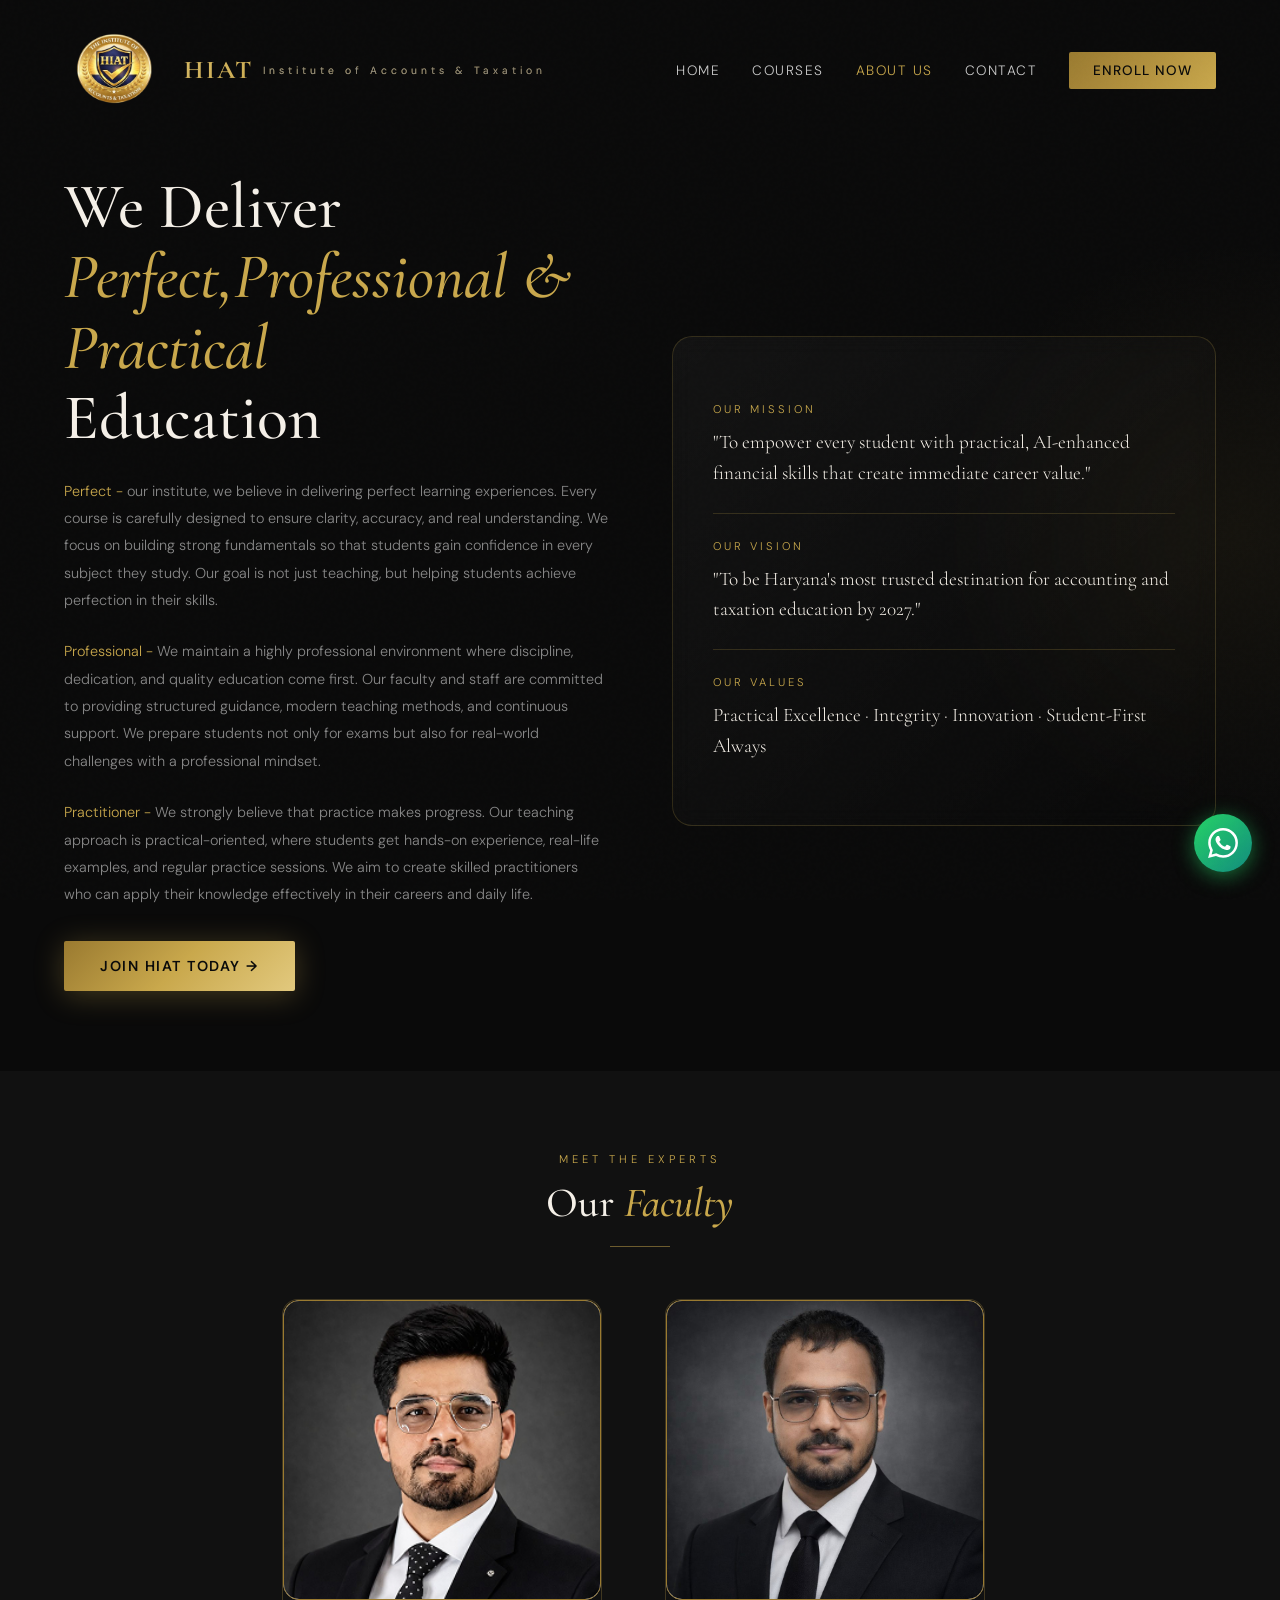
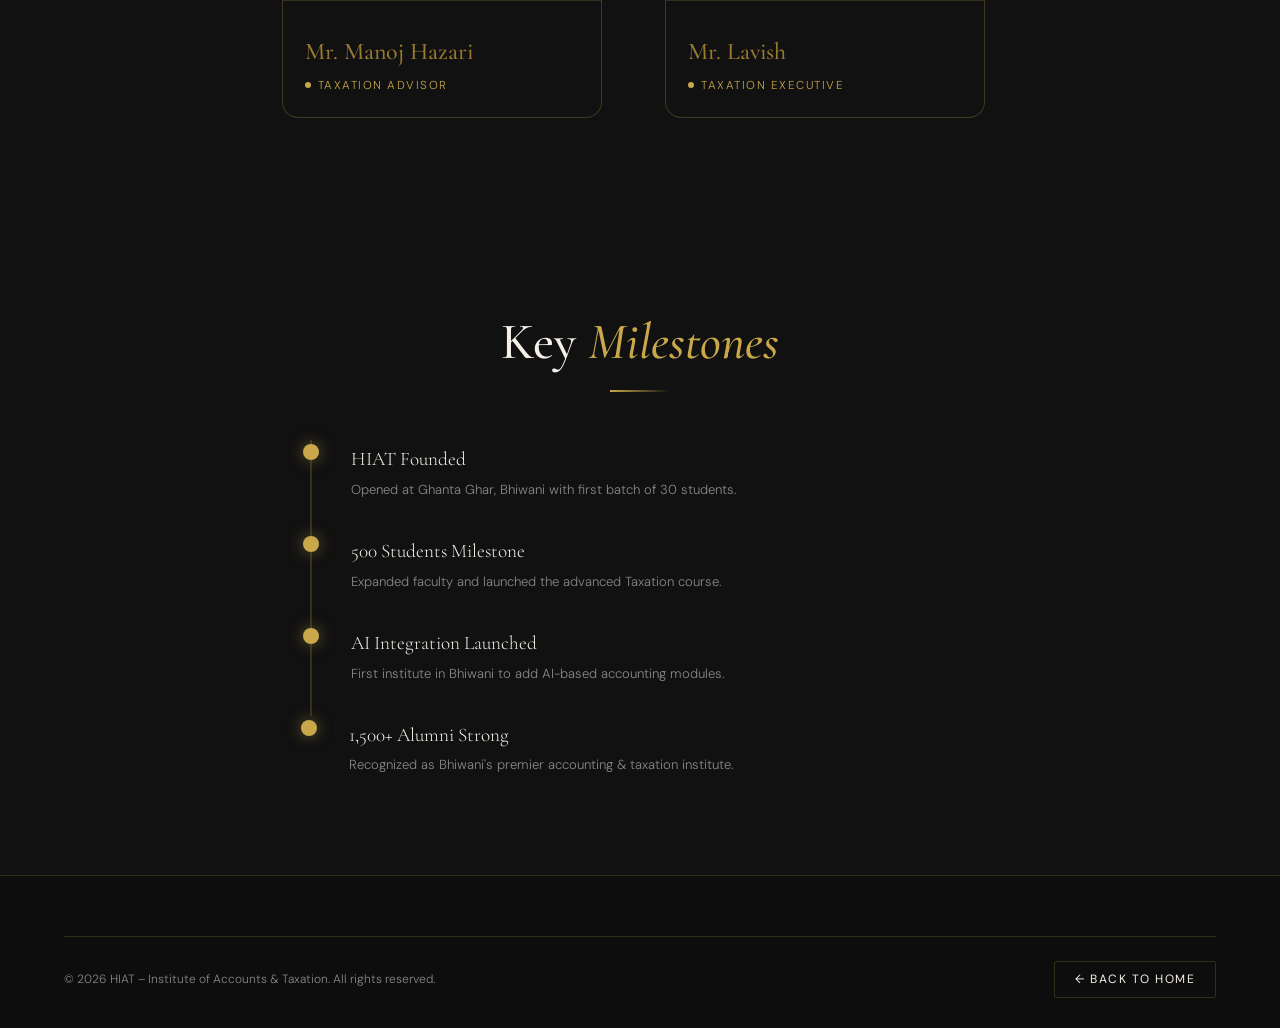
<file: about.html>
<!DOCTYPE html>
<html lang="en">
<head>
<meta charset="UTF-8">
<meta name="viewport" content="width=device-width, initial-scale=1.0">
<title>About Us | HIAT – Institute of Accounts & Taxation</title>
<meta name="description" content="Learn about HIAT – Bhiwani's premier accounting and taxation institute. Founded in 2019, trained 1500+ students.">
<link rel="preconnect" href="https://fonts.googleapis.com">
<link href="https://fonts.googleapis.com/css2?family=Cormorant+Garamond:wght@300;400;500;600;700&family=DM+Sans:wght@300;400;500;600&display=swap" rel="stylesheet">
<link rel="stylesheet" href="css/style.css">
</head>
<body data-page="about">
<div class="nav-overlay" id="navOverlay" aria-hidden="true"></div>

<!-- ─── NAVBAR ─── -->
<nav id="navbar" aria-label="Main navigation">
  <a class="logo" href="index.html">
  <img src="image/hiet_logo-removebg-preview.png" alt="HIAT Logo" class="nav-logo-img">
    HIAT
    <span>Institute of Accounts & Taxation</span>
  </a>
  <ul class="nav-links" id="navLinks">
    <li><a href="index.html" id="nav-home">Home</a></li>
    <li><a href="courses.html" id="nav-courses">Courses</a></li>
    <li><a href="about.html" id="nav-about">About Us</a></li>
    <li><a href="contact.html" id="nav-contact">Contact</a></li>
    <li><a href="#" onclick="openEnroll();return false;" class="nav-cta">Enroll Now</a></li>
  </ul>
  <button type="button" class="hamburger" id="hamburger" onclick="toggleMenu()" aria-label="Open menu" aria-expanded="false" aria-controls="navLinks">
    <span></span><span></span><span></span>
  </button>
</nav>
<!-- ═══════════════════ ABOUT PAGE ═══════════════════ -->
<div class="about-hero">
  <div class="section-label"></div>
  <div class="about-grid">
    <div class="about-text-block">
      <h1>We Deliver<br><em class="gold">Perfect,Professional & Practical</em><br>Education</h1>
      <p class="about-para"> <span class="gold1">Perfect - </span> our institute, we believe in delivering perfect learning experiences. Every course is carefully designed to ensure clarity, accuracy, and real understanding. We focus on building strong fundamentals so that students gain confidence in every subject they study. Our goal is not just teaching, but helping students achieve perfection in their skills.</p>
      <p class="about-para"> <span class="gold1">Professional - </span> We maintain a highly professional environment where discipline, dedication, and quality education come first. Our faculty and staff are committed to providing structured guidance, modern teaching methods, and continuous support. We prepare students not only for exams but also for real-world challenges with a professional mindset.</p>
      <p class="about-para"> <span class="gold1">Practitioner - </span> We strongly believe that practice makes progress. Our teaching approach is practical-oriented, where students get hands-on experience, real-life examples, and regular practice sessions. We aim to create skilled practitioners who can apply their knowledge effectively in their careers and daily life.</p>
      <div style="margin-top:2rem;" class="reveal">
        <button class="btn-primary" onclick="openEnroll()">Join HIAT Today →</button>
      </div>
    </div>
    <div class="about-visual-block reveal">
      <div class="mv-item">
        <div class="mv-label">Our Mission</div>
        <div class="mv-text">"To empower every student with practical, AI-enhanced financial skills that create immediate career value."</div>
      </div>
      <div class="mv-item">
        <div class="mv-label">Our Vision</div>
        <div class="mv-text">"To be Haryana's most trusted destination for accounting and taxation education by 2027."</div>
      </div>
      <div class="mv-item">
        <div class="mv-label">Our Values</div>
        <div class="mv-text">Practical Excellence · Integrity · Innovation · Student-First Always</div>
      </div>
    </div>
  </div>
</div>


<!-- Team -->
<!-- Team -->
<section class="team-section-wrap">
  <div class="section-eyebrow">Meet the Experts</div>
  <h2 class="team-section-title">Our <em class="gold">Faculty</em></h2>
  <div class="team-divider"></div>
  <div class="team-grid">


    <div class="team-card">
      <div class="team-img-wrap">
        <img src="image/new_ca_34.png" alt="Mr. Manoj Hazari">
        <div class="team-overlay">
          <p>Mr. Manoj Hazari is a Taxation Advisor with 15+ years of experience in GST, Income Tax, and NGO/Trust matters, based in Bhiwani.</p>
        </div>
      </div>
      <div class="tc-info">
        <div class="tc-name">Mr. Manoj Hazari</div>
        <div class="tc-role"><span class="gold-dot"></span>Taxation Advisor</div>
      </div>
    </div>

    <div class="team-card">
      <div class="team-img-wrap">
        <img src="image/New_ca_2.jpeg" alt="Mr. Lavish">
        <div class="team-overlay">
          <p>Mr. Lavish is an experienced Taxation Executive with 8+ years of expertise in GST, Income Tax compliance, and reconciliation.</p>
        </div>
      </div>
      <div class="tc-info">
        <div class="tc-name">Mr. Lavish</div>
        <div class="tc-role"><span class="gold-dot"></span>Taxation Executive</div>
      </div>
    </div>

    

  </div>
</section>
<!-- Milestones -->
<section class="section" style="background:var(--dark);">
  <div class="section-label reveal" style="text-align:center;"></div>
  <h2 class="section-title reveal" style="text-align:center;">Key <em class="gold">Milestones</em></h2>
  <div class="divider center reveal"></div>
  <div style="max-width:700px;margin:3rem auto 0;">
    <div style="display:flex;flex-direction:column;gap:0;" class="reveal">
      <div style="display:flex;gap:2rem;align-items:flex-start;padding-bottom:2rem;border-left:2px solid var(--glass-border);margin-left:20px;padding-left:2rem;">
        <div style="min-width:16px;height:16px;border-radius:50%;background:var(--gold);margin-left:-2.55rem;margin-top:4px;box-shadow:0 0 15px rgba(201,168,76,0.5);"></div>
        <div>
          <div style="font-size:0.7rem;color:var(--gold);letter-spacing:2px;margin-bottom:4px;"></div>
          <div style="font-family:'Cormorant Garamond',serif;font-size:1.2rem;color:var(--white);">HIAT Founded</div>
          <p style="font-size:0.82rem;color:var(--gray);margin-top:4px;">Opened at Ghanta Ghar, Bhiwani with first batch of 30 students.</p>
        </div>
      </div>
      <div style="display:flex;gap:2rem;align-items:flex-start;padding-bottom:2rem;border-left:2px solid var(--glass-border);margin-left:20px;padding-left:2rem;">
        <div style="min-width:16px;height:16px;border-radius:50%;background:var(--gold);margin-left:-2.55rem;margin-top:4px;box-shadow:0 0 15px rgba(201,168,76,0.5);"></div>
        <div>
          <div style="font-size:0.7rem;color:var(--gold);letter-spacing:2px;margin-bottom:4px;"></div>
          <div style="font-family:'Cormorant Garamond',serif;font-size:1.2rem;color:var(--white);">500 Students Milestone</div>
          <p style="font-size:0.82rem;color:var(--gray);margin-top:4px;">Expanded faculty and launched the advanced Taxation course.</p>
        </div>
      </div>
      <div style="display:flex;gap:2rem;align-items:flex-start;padding-bottom:2rem;border-left:2px solid var(--glass-border);margin-left:20px;padding-left:2rem;">
        <div style="min-width:16px;height:16px;border-radius:50%;background:var(--gold);margin-left:-2.55rem;margin-top:4px;box-shadow:0 0 15px rgba(201,168,76,0.5);"></div>
        <div>
          <div style="font-size:0.7rem;color:var(--gold);letter-spacing:2px;margin-bottom:4px;"></div>
          <div style="font-family:'Cormorant Garamond',serif;font-size:1.2rem;color:var(--white);">AI Integration Launched</div>
          <p style="font-size:0.82rem;color:var(--gray);margin-top:4px;">First institute in Bhiwani to add AI-based accounting modules.</p>
        </div>
      </div>
      <div style="display:flex;gap:2rem;align-items:flex-start;padding-left:2rem;margin-left:20px;">
        <div style="min-width:16px;height:16px;border-radius:50%;background:var(--gold);margin-left:-2.55rem;margin-top:4px;box-shadow:0 0 15px rgba(201,168,76,0.5);"></div>
        <div>
          <div style="font-size:0.7rem;color:var(--gold);letter-spacing:2px;margin-bottom:4px;"></div>
          <div style="font-family:'Cormorant Garamond',serif;font-size:1.2rem;color:var(--white);">1,500+ Alumni Strong</div>
          <p style="font-size:0.82rem;color:var(--gray);margin-top:4px;">Recognized as Bhiwani's premier accounting & taxation institute.</p>
        </div>
      </div>
    </div>
  </div>
</section>

<footer>
  <div class="footer-bottom" style="border-top:1px solid var(--glass-border);padding-top:24px;display:flex;justify-content:space-between;flex-wrap:wrap;gap:10px;">
    <p>© 2026 HIAT – Institute of Accounts & Taxation. All rights reserved.</p>
    <a class="btn-secondary" style="font-size:0.75rem;padding:8px 20px;" href="index.html">← Back to Home</a>
  </div>
</footer>

<!-- ─── FLOATING WHATSAPP ─── -->
<div class="wa-float" onclick="openWhatsApp()" title="Chat on WhatsApp">
  <svg viewBox="0 0 24 24"><path d="M17.472 14.382c-.297-.149-1.758-.867-2.03-.967-.273-.099-.471-.148-.67.15-.197.297-.767.966-.94 1.164-.173.199-.347.223-.644.075-.297-.15-1.255-.463-2.39-1.475-.883-.788-1.48-1.761-1.653-2.059-.173-.297-.018-.458.13-.606.134-.133.298-.347.446-.52.149-.174.198-.298.298-.497.099-.198.05-.371-.025-.52-.075-.149-.669-1.612-.916-2.207-.242-.579-.487-.5-.669-.51-.173-.008-.371-.01-.57-.01-.198 0-.52.074-.792.372-.272.297-1.04 1.016-1.04 2.479 0 1.462 1.065 2.875 1.213 3.074.149.198 2.096 3.2 5.077 4.487.709.306 1.262.489 1.694.625.712.227 1.36.195 1.871.118.571-.085 1.758-.719 2.006-1.413.248-.694.248-1.289.173-1.413-.074-.124-.272-.198-.57-.347m-5.421 7.403h-.004a9.87 9.87 0 01-5.031-1.378l-.361-.214-3.741.982.998-3.648-.235-.374a9.86 9.86 0 01-1.51-5.26c.001-5.45 4.436-9.884 9.888-9.884 2.64 0 5.122 1.03 6.988 2.898a9.825 9.825 0 012.893 6.994c-.003 5.45-4.437 9.884-9.885 9.884m8.413-18.297A11.815 11.815 0 0012.05 0C5.495 0 .16 5.335.157 11.892c0 2.096.547 4.142 1.588 5.945L.057 24l6.305-1.654a11.882 11.882 0 005.683 1.448h.005c6.554 0 11.89-5.335 11.893-11.893a11.821 11.821 0 00-3.48-8.413Z"/></svg>
</div>

<!-- WA Popup -->
<div class="wa-popup" id="waPopup">
  <button class="wp-close" onclick="document.getElementById('waPopup').classList.remove('show')">×</button>
  <div class="wp-head">
    <div class="wp-avatar">🎓</div>
    <div>
      <div class="wp-name">HIAT Institute</div>
      <div class="wp-status">● Online now</div>
    </div>
  </div>
  <p class="wp-msg">👋 Hi! Interested in our Accounting & Taxation courses? Chat with us now!</p>
  <button class="wp-btn" onclick="openWhatsApp()">💬 Start Chat</button>
</div>

<!-- Enroll Popup -->
<div class="popup-overlay" id="enrollPopup">
  <div class="popup-box">
    <button class="popup-close" onclick="closeEnroll()">×</button>
    <div class="popup-title">Enroll at <em class="gold">HIAT</em></div>
    <p class="popup-sub">Fill in your details and we'll contact you within 24 hours.</p>
    <div class="form-row">
      <div class="form-group">
        <label>Full Name *</label>
        <input type="text" placeholder="Your full name" id="ep-name">
      </div>
      <div class="form-group">
        <label>Phone *</label>
        <input type="tel" placeholder="+91 XXXXX XXXXX" id="ep-phone">
      </div>
    </div>
    <div class="form-group">
      <label>Course Interested In</label>
      <select id="ep-course">
        <option value="">Select a course...</option>
        <option>Basics of Computer</option>
        <option>Tally with GST</option>
        <option>Practical Accounting</option>
        <option>Income Tax, TDS & GST</option>
        <option>Taxation Course</option>
        <option>AI in Accounting</option>
      </select>
    </div>
    <div class="form-group">
      <label>Preferred Batch Time</label>
      <select id="ep-batch">
        <option>Morning (8 AM – 10 AM)</option>
        <option>Afternoon (12 PM – 2 PM)</option>
      </select>
    </div>
    <button class="btn-primary" style="width:100%;margin-top:8px;" onclick="submitEnroll()">Submit Enrollment →</button>
  </div>
</div>

<!-- Toast -->
<!-- <div class="toast" id="toast"></div> -->

<script src="javascript/script.js"></script>
</body>
</html>
</file>
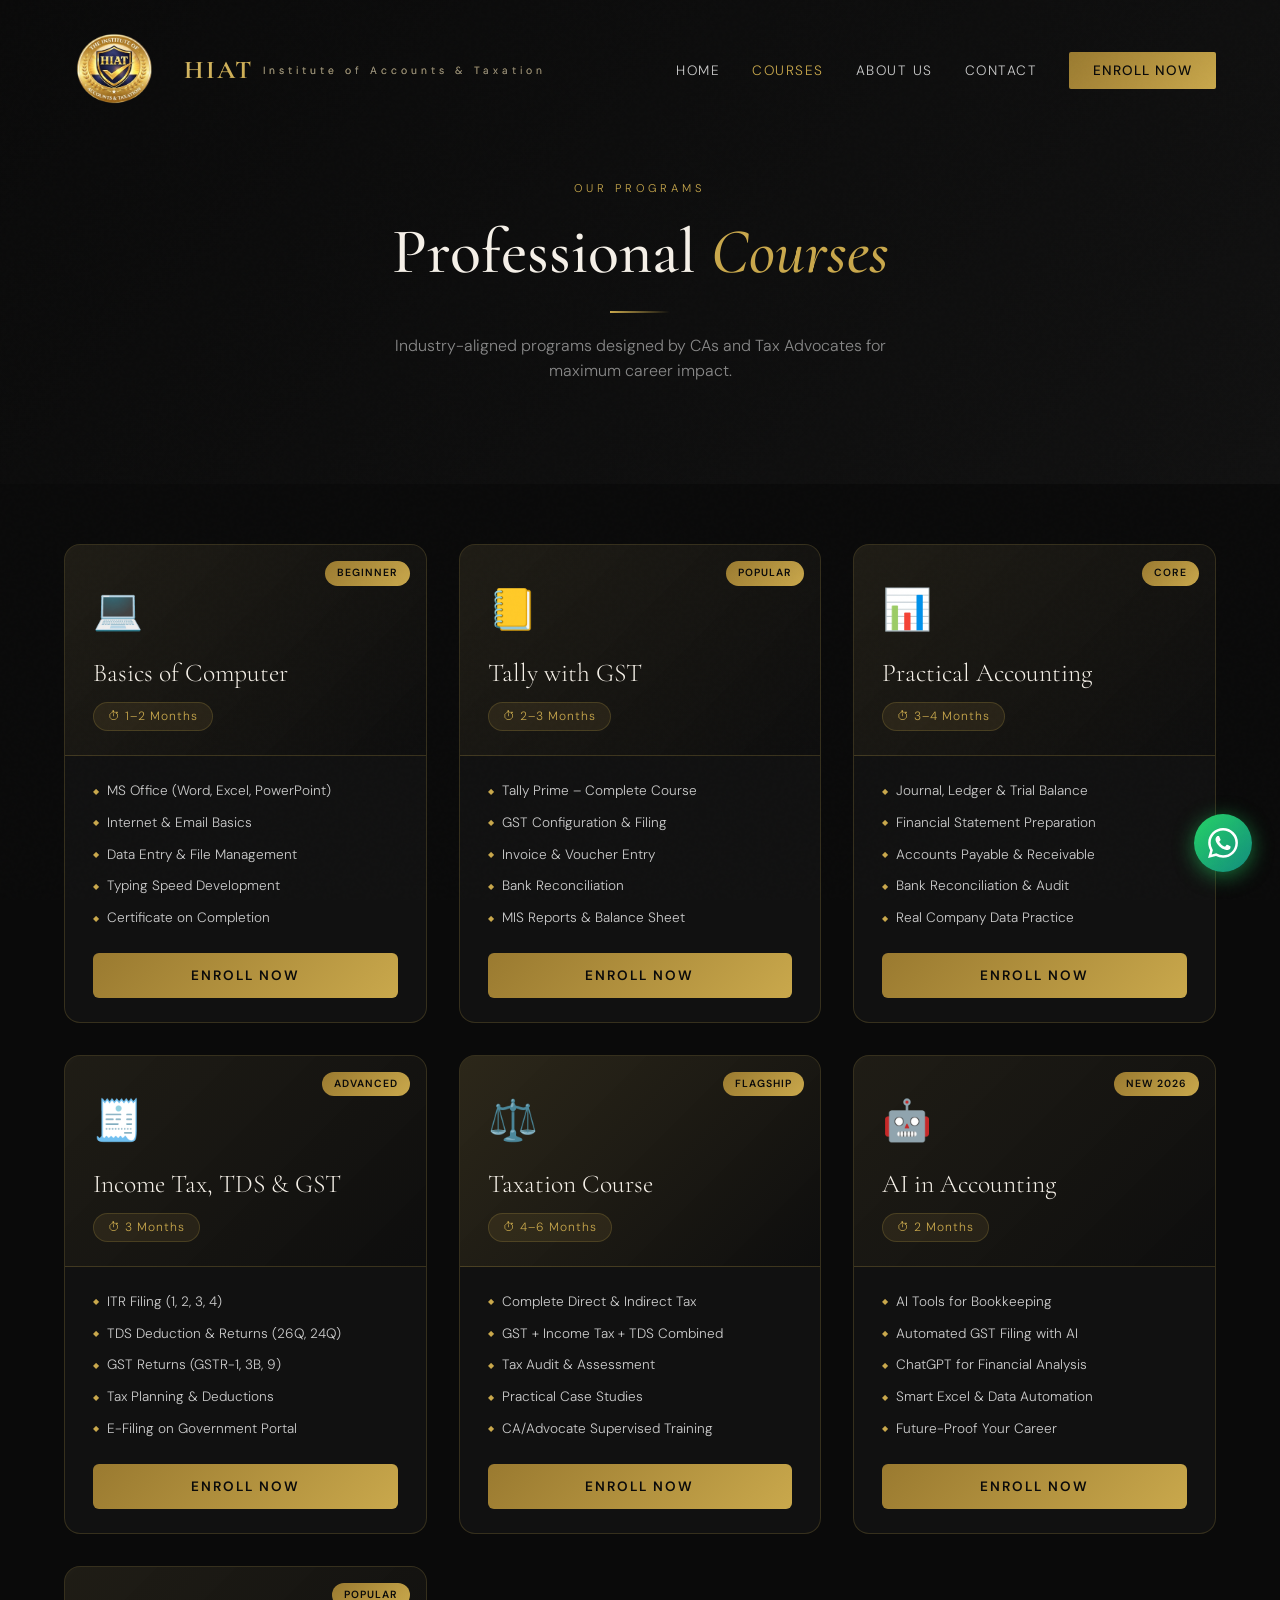
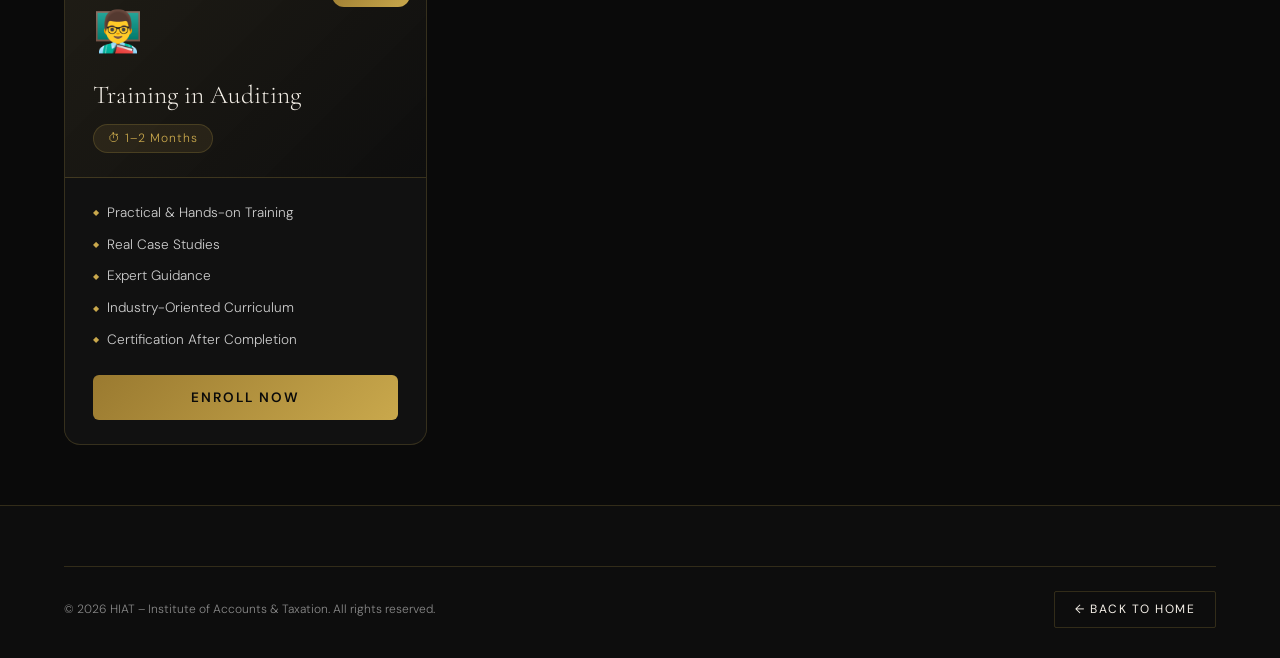
<file: courses.html>
<!DOCTYPE html>
<html lang="en">
<head>
<meta charset="UTF-8">
<meta name="viewport" content="width=device-width, initial-scale=1.0">
<title>Courses | HIAT – Institute of Accounts & Taxation</title>
<meta name="description" content="Explore professional accounting and taxation courses at HIAT Bhiwani — Tally, GST, Income Tax, AI in Accounting, and more.">
<link rel="preconnect" href="https://fonts.googleapis.com">
<link href="https://fonts.googleapis.com/css2?family=Cormorant+Garamond:wght@300;400;500;600;700&family=DM+Sans:wght@300;400;500;600&display=swap" rel="stylesheet">
<link rel="stylesheet" href="css/style.css">
</head>
<body data-page="courses">
<div class="nav-overlay" id="navOverlay" aria-hidden="true"></div>

<!-- ─── NAVBAR ─── -->
<nav id="navbar" aria-label="Main navigation">
  <a class="logo" href="index.html">
  <img src="image/hiet_logo-removebg-preview.png" alt="HIAT Logo" class="nav-logo-img">

    HIAT
    <span>Institute of Accounts & Taxation</span>
  </a>
  <ul class="nav-links" id="navLinks">
    <li><a href="index.html" id="nav-home">Home</a></li>
    <li><a href="courses.html" id="nav-courses">Courses</a></li>
    <li><a href="about.html" id="nav-about">About Us</a></li>
    <li><a href="contact.html" id="nav-contact">Contact</a></li>
    <li><a href="#" onclick="openEnroll();return false;" class="nav-cta">Enroll Now</a></li>
  </ul>
  <button type="button" class="hamburger" id="hamburger" onclick="toggleMenu()" aria-label="Open menu" aria-expanded="false" aria-controls="navLinks">
    <span></span><span></span><span></span>
  </button>
</nav>

<!-- ═══════════════════ COURSES PAGE ═══════════════════ -->
<div class="courses-hero">
  <div class="section-label">Our Programs</div>
  <h1 style="font-size:clamp(2.5rem,5vw,4.5rem);">Professional <em class="gold">Courses</em></h1>
  <div class="divider center"></div>
  <p style="font-size:1rem;color:var(--gray);max-width:500px;margin:0 auto;">Industry-aligned programs designed by CAs and Tax Advocates for maximum career impact.</p>
</div>
<div class="courses-full-grid">
  <div class="course-card-full reveal tilt">
    <span class="cc-badge">Beginner</span>
    <div class="cc-header">
      <div class="cc-icon">💻</div>
      <div class="cc-name">Basics of Computer</div>
      <span class="cc-duration">⏱ 1–2 Months</span>
    </div>
    <div class="cc-body">
      <ul class="cc-features">
        <li>MS Office (Word, Excel, PowerPoint)</li>
        <li>Internet & Email Basics</li>
        <li>Data Entry & File Management</li>
        <li>Typing Speed Development</li>
        <li>Certificate on Completion</li>
      </ul>
      <button class="cc-enroll" onclick="openEnroll()">Enroll Now</button>
    </div>
  </div>
  <div class="course-card-full reveal reveal-delay-1 tilt">
    <span class="cc-badge">Popular</span>
    <div class="cc-header">
      <div class="cc-icon">📒</div>
      <div class="cc-name">Tally with GST</div>
      <span class="cc-duration">⏱ 2–3 Months</span>
    </div>
    <div class="cc-body">
      <ul class="cc-features">
        <li>Tally Prime – Complete Course</li>
        <li>GST Configuration & Filing</li>
        <li>Invoice & Voucher Entry</li>
        <li>Bank Reconciliation</li>
        <li>MIS Reports & Balance Sheet</li>
      </ul>
      <button class="cc-enroll" onclick="openEnroll()">Enroll Now</button>
    </div>
  </div>
  <div class="course-card-full reveal reveal-delay-2 tilt">
    <span class="cc-badge">Core</span>
    <div class="cc-header">
      <div class="cc-icon">📊</div>
      <div class="cc-name">Practical Accounting</div>
      <span class="cc-duration">⏱ 3–4 Months</span>
    </div>
    <div class="cc-body">
      <ul class="cc-features">
        <li>Journal, Ledger & Trial Balance</li>
        <li>Financial Statement Preparation</li>
        <li>Accounts Payable & Receivable</li>
        <li>Bank Reconciliation & Audit</li>
        <li>Real Company Data Practice</li>
      </ul>
      <button class="cc-enroll" onclick="openEnroll()">Enroll Now</button>
    </div>
  </div>
  <div class="course-card-full reveal tilt">
    <span class="cc-badge">Advanced</span>
    <div class="cc-header">
      <div class="cc-icon">🧾</div>
      <div class="cc-name">Income Tax, TDS & GST</div>
      <span class="cc-duration">⏱ 3 Months</span>
    </div>
    <div class="cc-body">
      <ul class="cc-features">
        <li>ITR Filing (1, 2, 3, 4)</li>
        <li>TDS Deduction & Returns (26Q, 24Q)</li>
        <li>GST Returns (GSTR-1, 3B, 9)</li>
        <li>Tax Planning & Deductions</li>
        <li>E-Filing on Government Portal</li>
      </ul>
      <button class="cc-enroll" onclick="openEnroll()">Enroll Now</button>
    </div>
  </div>
  <div class="course-card-full reveal reveal-delay-1 tilt">
    <span class="cc-badge">Flagship</span>
    <div class="cc-header" style="background:linear-gradient(135deg,rgba(201,168,76,0.15),rgba(10,10,10,0.5));">
      <div class="cc-icon">⚖️</div>
      <div class="cc-name">Taxation Course</div>
      <span class="cc-duration">⏱ 4–6 Months</span>
    </div>
    <div class="cc-body">
      <ul class="cc-features">
        <li>Complete Direct & Indirect Tax</li>
        <li>GST + Income Tax + TDS Combined</li>
        <li>Tax Audit & Assessment</li>
        <li>Practical Case Studies</li>
        <li>CA/Advocate Supervised Training</li>
      </ul>
      <button class="cc-enroll" onclick="openEnroll()">Enroll Now</button>
    </div>
  </div>
  <div class="course-card-full reveal reveal-delay-2 tilt">
    <span class="cc-badge">New 2026</span>
    <div class="cc-header">
      <div class="cc-icon">🤖</div>
      <div class="cc-name">AI in Accounting</div>
      <span class="cc-duration">⏱ 2 Months</span>
    </div>
    <div class="cc-body">
      <ul class="cc-features">
        <li>AI Tools for Bookkeeping</li>
        <li>Automated GST Filing with AI</li>
        <li>ChatGPT for Financial Analysis</li>
        <li>Smart Excel & Data Automation</li>
        <li>Future-Proof Your Career</li>
      </ul>
      <button class="cc-enroll" onclick="openEnroll()">Enroll Now</button>
    </div>
  </div>
    <div class="course-card-full reveal reveal-delay-1 tilt">
    <span class="cc-badge">Popular</span>
    <div class="cc-header">
      <div class="cc-icon">👨‍🏫</div>
      <div class="cc-name">Training in Auditing</div>
      <span class="cc-duration">⏱ 1–2 Months</span>
    </div>
    <div class="cc-body">
      <ul class="cc-features">
        <li>Practical & Hands-on Training</li>
        <li>Real Case Studies</li>
        <li>Expert Guidance</li>
        <li>Industry-Oriented Curriculum</li>
        <li>Certification After Completion</li>
      </ul>
      <button class="cc-enroll" onclick="openEnroll()">Enroll Now</button>
    </div>
  </div>
</div>

<footer>
  <div class="footer-bottom" style="border-top:1px solid var(--glass-border);padding-top:24px;display:flex;justify-content:space-between;flex-wrap:wrap;gap:10px;">
    <p>© 2026 HIAT – Institute of Accounts & Taxation. All rights reserved.</p>
    <a class="btn-secondary" style="font-size:0.75rem;padding:8px 20px;" href="index.html">← Back to Home</a>
  </div>
</footer>

<!-- ─── FLOATING WHATSAPP ─── -->
<div class="wa-float" onclick="openWhatsApp()" title="Chat on WhatsApp">
  <svg viewBox="0 0 24 24"><path d="M17.472 14.382c-.297-.149-1.758-.867-2.03-.967-.273-.099-.471-.148-.67.15-.197.297-.767.966-.94 1.164-.173.199-.347.223-.644.075-.297-.15-1.255-.463-2.39-1.475-.883-.788-1.48-1.761-1.653-2.059-.173-.297-.018-.458.13-.606.134-.133.298-.347.446-.52.149-.174.198-.298.298-.497.099-.198.05-.371-.025-.52-.075-.149-.669-1.612-.916-2.207-.242-.579-.487-.5-.669-.51-.173-.008-.371-.01-.57-.01-.198 0-.52.074-.792.372-.272.297-1.04 1.016-1.04 2.479 0 1.462 1.065 2.875 1.213 3.074.149.198 2.096 3.2 5.077 4.487.709.306 1.262.489 1.694.625.712.227 1.36.195 1.871.118.571-.085 1.758-.719 2.006-1.413.248-.694.248-1.289.173-1.413-.074-.124-.272-.198-.57-.347m-5.421 7.403h-.004a9.87 9.87 0 01-5.031-1.378l-.361-.214-3.741.982.998-3.648-.235-.374a9.86 9.86 0 01-1.51-5.26c.001-5.45 4.436-9.884 9.888-9.884 2.64 0 5.122 1.03 6.988 2.898a9.825 9.825 0 012.893 6.994c-.003 5.45-4.437 9.884-9.885 9.884m8.413-18.297A11.815 11.815 0 0012.05 0C5.495 0 .16 5.335.157 11.892c0 2.096.547 4.142 1.588 5.945L.057 24l6.305-1.654a11.882 11.882 0 005.683 1.448h.005c6.554 0 11.89-5.335 11.893-11.893a11.821 11.821 0 00-3.48-8.413Z"/></svg>
</div>

<!-- WA Popup -->
<div class="wa-popup" id="waPopup">
  <button class="wp-close" onclick="document.getElementById('waPopup').classList.remove('show')">×</button>
  <div class="wp-head">
    <div class="wp-avatar">🎓</div>
    <div>
      <div class="wp-name">HIAT Institute</div>
      <div class="wp-status">● Online now</div>
    </div>
  </div>
  <p class="wp-msg">👋 Hi! Interested in our Accounting & Taxation courses? Chat with us now!</p>
  <button class="wp-btn" onclick="openWhatsApp()">💬 Start Chat</button>
</div>

<!-- Enroll Popup -->
<div class="popup-overlay" id="enrollPopup">
  <div class="popup-box">
    <button class="popup-close" onclick="closeEnroll()">×</button>
    <div class="popup-title">Enroll at <em class="gold">HIAT</em></div>
    <p class="popup-sub">Fill in your details and we'll contact you within 24 hours.</p>
    <div class="form-row">
      <div class="form-group">
        <label>Full Name *</label>
        <input type="text" placeholder="Your full name" id="ep-name">
      </div>
      <div class="form-group">
        <label>Phone *</label>
        <input type="tel" placeholder="+91 XXXXX XXXXX" id="ep-phone">
      </div>
    </div>
    <div class="form-group">
      <label>Course Interested In</label>
      <select id="ep-course">
        <option value="">Select a course...</option>
        <option>Basics of Computer</option>
        <option>Tally with GST</option>
        <option>Practical Accounting</option>
        <option>Income Tax, TDS & GST</option>
        <option>Taxation Course</option>
        <option>AI in Accounting</option>
      </select>
    </div>
    <div class="form-group">
      <label>Preferred Batch Time</label>
      <select id="ep-batch">
        <option>Morning (8 AM – 10 AM)</option>
        <option>Afternoon (12 PM – 2 PM)</option>
        <option>Evening (6 PM – 8 PM)</option>
        <option>Weekend Batch</option>
      </select>
    </div>
    <button class="btn-primary" style="width:100%;margin-top:8px;" onclick="submitEnroll()">Submit Enrollment →</button>
  </div>
</div>

<!-- Toast -->
<!-- <div class="toast" id="toast"></div> -->

<script src="javascript/script.js"></script>

</body>
</html>
</file>
<file: css/style.css>
:root {
  --black: #0a0a0a;
  --dark: #111111;
  --darker: #0d0d0d;
  --gold: #c9a84c;
  --gold-light: #e2c97e;
  --gold-dark: #9a7a30;
  --white: #f5f0e8;
  --white-pure: #ffffff;
  --gray: #888;
  --gray-light: #ccc;
  --glass: rgba(255,255,255,0.04);
  --glass-border: rgba(201,168,76,0.2);
  --shadow-gold: 0 0 40px rgba(201,168,76,0.15);
}

*{margin:0;padding:0;box-sizing:border-box;}

::-webkit-scrollbar{width:6px;}
::-webkit-scrollbar-track{background:#0a0a0a;}
::-webkit-scrollbar-thumb{background:linear-gradient(var(--gold-dark),var(--gold));border-radius:3px;}

html{scroll-behavior:smooth;}

body{
  background:var(--black);
  color:var(--white);
  font-family:'DM Sans',sans-serif;
  font-weight:300;
  line-height:1.6;
  overflow-x:hidden;
}

/* ─── NOISE TEXTURE OVERLAY ─── */
body::before{
  content:'';position:fixed;inset:0;
  background-image:url("data:image/svg+xml,%3Csvg viewBox='0 0 256 256' xmlns='http://www.w3.org/2000/svg'%3E%3Cfilter id='n'%3E%3CfeTurbulence type='fractalNoise' baseFrequency='0.9' numOctaves='4' stitchTiles='stitch'/%3E%3C/filter%3E%3Crect width='100%25' height='100%25' filter='url(%23n)' opacity='0.03'/%3E%3C/svg%3E");
  pointer-events:none;z-index:9999;opacity:0.4;
}

/* ─── TYPOGRAPHY ─── */
h1,h2,h3,h4{font-family:'Cormorant Garamond',serif;font-weight:500;line-height:1.1;}
.gold{color:var(--gold);}
.serif{font-family:'Cormorant Garamond',serif;}

/* ─── NAVBAR ─── */
nav{
  position:fixed;top:0;left:0;right:0;z-index:1000;
  padding:20px 5%;
  display:flex;align-items:center;justify-content:space-between;
  transition:all 0.4s ease;
  border-bottom:1px solid transparent;
}
nav.scrolled{
  background:rgba(10,10,10,0.92);
  backdrop-filter:blur(20px);
  border-bottom-color:var(--glass-border);
  padding:14px 5%;
}
/* Logo image */
.nav-logo-img {
  width: 100px;
  height: 100px;
  object-fit: contain;
  border-radius: 50%;
  margin-right: 10px;
  vertical-align: middle;
}

/* Logo text alignment fix */
.logo {
  display: flex !important;
  align-items: center !important;
  gap: 10px;
}

.logo span {
  display: block;
}
.logo{
  font-family:'Cormorant Garamond',serif;
  font-size:1.6rem;font-weight:700;
  letter-spacing:2px;
  background:linear-gradient(135deg,var(--gold-light),var(--gold),var(--gold-dark));
  -webkit-background-clip:text;-webkit-text-fill-color:transparent;
  text-decoration:none;
}
.logo span{font-size:0.65rem;display:block;letter-spacing:4px;font-weight:300;
  font-family:'DM Sans',sans-serif;margin-top:2px;
  -webkit-text-fill-color:var(--gray);}
.nav-links{display:flex;gap:2rem;list-style:none;}
.nav-links a{
  color:var(--gray-light);text-decoration:none;
  font-size:0.85rem;letter-spacing:1.5px;text-transform:uppercase;
  transition:color 0.3s;cursor:pointer;
}
.nav-links a:hover,.nav-links a.active{color:var(--gold);}
.nav-cta{
  background:linear-gradient(135deg,var(--gold-dark),var(--gold));
  color:var(--black)!important;
  padding:10px 24px;border-radius:2px;
  font-weight:500!important;letter-spacing:1px!important;
}
.nav-cta:hover{box-shadow:0 0 30px rgba(201,168,76,0.4)!important;}
/* Mobile menu backdrop (below nav bar, above page) */
.nav-overlay{
  position:fixed;inset:0;z-index:998;
  background:rgba(5,5,5,0.72);
  backdrop-filter:blur(6px);-webkit-backdrop-filter:blur(6px);
  opacity:0;visibility:hidden;pointer-events:none;
  transition:opacity 0.35s ease,visibility 0.35s ease;
}
body.nav-menu-open .nav-overlay{
  opacity:1;visibility:visible;pointer-events:auto;
}
.hamburger{
  display:none;flex-direction:column;justify-content:center;align-items:center;
  gap:6px;cursor:pointer;z-index:1003;
  background:transparent;border:none;padding:10px;margin:-10px -6px -10px 0;
  border-radius:6px;
  transition:background 0.2s;
}
.hamburger:hover{background:rgba(201,168,76,0.08);}
.hamburger:focus-visible{outline:2px solid var(--gold);outline-offset:3px;}
.hamburger span{
  display:block;width:26px;height:2px;background:var(--gold);
  border-radius:1px;transition:transform 0.35s ease,opacity 0.25s ease;
  transform-origin:center;
}
.hamburger.is-open span:nth-child(1){transform:translateY(8px) rotate(45deg);}
.hamburger.is-open span:nth-child(2){opacity:0;transform:scaleX(0);}
.hamburger.is-open span:nth-child(3){transform:translateY(-8px) rotate(-45deg);}

/* ─── HERO ─── */
.hero{
  min-height:100vh;display:flex;align-items:center;
  padding:120px 5% 80px;
  position:relative;z-index:1;
}
.hero-bg{
  position:absolute;inset:0;
  background:radial-gradient(ellipse 80% 60% at 60% 40%,rgba(201,168,76,0.08) 0%,transparent 60%),
             radial-gradient(ellipse 40% 40% at 20% 80%,rgba(201,168,76,0.05) 0%,transparent 60%),
             linear-gradient(135deg,#0a0a0a 0%,#111 50%,#0a0a0a 100%);
}
.hero-grid{
  position:absolute;inset:0;
  background-image:linear-gradient(rgba(201,168,76,0.04) 1px,transparent 1px),
                   linear-gradient(90deg,rgba(201,168,76,0.04) 1px,transparent 1px);
  background-size:80px 80px;
  mask-image:radial-gradient(ellipse 80% 80% at 50% 50%,black 30%,transparent 100%);
}
.hero-content{max-width:680px;z-index:2;}
.hero-badge{
  display:inline-flex;align-items:center;gap:8px;
  border:1px solid var(--glass-border);
  padding:8px 20px;border-radius:50px;
  font-size:0.75rem;letter-spacing:2px;text-transform:uppercase;
  color:var(--gold);margin-bottom:2rem;
  background:rgba(201,168,76,0.05);
  animation:fadeInUp 0.8s ease both;
}
.hero-badge::before{
  content:'';width:6px;height:6px;border-radius:50%;
  background:var(--gold);animation:pulse-dot 2s infinite;
}
@keyframes pulse-dot{0%,100%{opacity:1;transform:scale(1);}50%{opacity:0.5;transform:scale(0.8);}}
.hero h1{  
  font-size: clamp(2.2rem, 4.5vw, 4rem);
  line-height:1.15;margin-bottom:1.5rem;
  animation:fadeInUp 0.8s ease 0.1s both;
  font-family: 'Playfair Display', Georgia, serif !important;
}
.hero h1 em{
  font-style:normal;
  background:linear-gradient(135deg,var(--gold-light),var(--gold));
  -webkit-background-clip:text;-webkit-text-fill-color:transparent;
  font-family: 'Playfair Display', Georgia, serif !important;
}
.hero-sub{
  font-size:1.1rem;color:var(--gray);
  margin-bottom:2.5rem;max-width:500px;
  animation:fadeInUp 0.8s ease 0.2s both;
}
.hero-btns{display:flex;gap:1rem;flex-wrap:wrap;animation:fadeInUp 0.8s ease 0.3s both;}
.btn-primary{
  background:linear-gradient(135deg,var(--gold-dark),var(--gold),var(--gold-light));
  color:var(--black);padding:16px 36px;
  border:none;border-radius:2px;
  font-family:'DM Sans',sans-serif;font-size:0.9rem;
  font-weight:600;letter-spacing:1.5px;text-transform:uppercase;
  cursor:pointer;transition:all 0.3s;
  box-shadow:0 4px 30px rgba(201,168,76,0.3);
}
.btn-primary:hover{transform:translateY(-2px);box-shadow:0 8px 40px rgba(201,168,76,0.5);}
.btn-secondary{
  background:transparent;
  color:var(--white);padding:16px 36px;
  border:1px solid var(--glass-border);border-radius:2px;
  font-family:'DM Sans',sans-serif;font-size:0.9rem;
  font-weight:400;letter-spacing:1.5px;text-transform:uppercase;
  cursor:pointer;transition:all 0.3s;
  display:inline-flex;align-items:center;gap:10px;
  text-decoration:none;
}
.btn-secondary:hover{border-color:var(--gold);color:var(--gold);transform:translateY(-2px);}
.btn-secondary svg{width:18px;height:18px;fill:currentColor;}

/* Hero floating elements */
.hero-floats{position:absolute;right:5%;top:50%;transform:translateY(-50%);width:min(45%,500px);z-index:2;}
.float-card{
  background:var(--glass);border:1px solid var(--glass-border);
  backdrop-filter:blur(20px);border-radius:16px;
  padding:20px 24px;position:absolute;
  transition:transform 0.1s;
}
.float-card-main{
  position:relative;width:100%;
  background:linear-gradient(135deg,rgba(201,168,76,0.08),rgba(10,10,10,0.8));
  border:1px solid rgba(201,168,76,0.3);
}
.fc-icon{font-size:2.5rem;margin-bottom:12px;}
.fc-title{font-family:'Cormorant Garamond',serif;font-size:1.4rem;color:var(--gold-light);}
.fc-sub{font-size:0.8rem;color:var(--gray);margin-top:4px;}
.fc-badge{
  display:inline-block;background:rgba(201,168,76,0.15);
  border:1px solid var(--glass-border);color:var(--gold);
  padding:4px 12px;border-radius:50px;font-size:0.7rem;margin-top:12px;
}
.float-mini{
  width:160px;padding:14px 16px;
  animation:float 3s ease-in-out infinite;
}
/* Keep mini cards inside hero so they don’t peek past the viewport edge under the transparent navbar */
.float-mini:nth-child(2){top:-48px;right:12px;animation-delay:0.5s;}
.float-mini:nth-child(3){bottom:-50px;left:20px;animation-delay:1s;}
.float-mini:nth-child(4){top:30%;right:0;animation-delay:1.5s;}
.float-mini .fm-icon{font-size:1.4rem;margin-bottom:6px;}
.float-mini .fm-label{font-size:0.7rem;color:var(--gold);letter-spacing:1px;text-transform:uppercase;}
.float-mini .fm-val{font-size:0.75rem;color:var(--gray);margin-top:2px;}
@keyframes float{0%,100%{transform:translateY(0);}50%{transform:translateY(-10px);}}

/* AI Neural anim */
.neural-bg{
  position:absolute;right:3%;top:50%;transform:translateY(-50%);
  width:min(42%,460px);height:460px;
  opacity:0.12;pointer-events:none;
}

/* Stats bar */
.stats-bar{
  background:linear-gradient(90deg,rgba(201,168,76,0.06),rgba(201,168,76,0.12),rgba(201,168,76,0.06));
  border-top:1px solid var(--glass-border);border-bottom:1px solid var(--glass-border);
  padding:30px 5%;
  display:flex;justify-content:center;gap:4rem;flex-wrap:wrap;
}
.stat-item{text-align:center;}
.stat-num{
  font-family:'Cormorant Garamond',serif;font-size:3rem;font-weight:600;
  background:linear-gradient(135deg,var(--gold-light),var(--gold));
  -webkit-background-clip:text;-webkit-text-fill-color:transparent;
}
.stat-label{font-size:0.75rem;color:var(--gray);letter-spacing:2px;text-transform:uppercase;margin-top:4px;}

/* ─── SECTIONS ─── */
.section{padding:100px 5%;}
.section-label{
  font-size:0.7rem;letter-spacing:4px;text-transform:uppercase;
  color:var(--gold);margin-bottom:1rem;
}
.section-title{
  font-size:clamp(2.2rem,4vw,3.5rem);margin-bottom:1rem;
}
.section-sub{font-size:1rem;color:var(--gray);max-width:540px;}
.divider{
  width:60px;height:2px;
  background:linear-gradient(90deg,var(--gold),transparent);
  margin:1.5rem 0;
}
.divider.center{margin-left:auto;margin-right:auto;}

/* Features */
.features-grid{
  display:grid;grid-template-columns:repeat(auto-fit,minmax(280px,1fr));
  gap:2px;margin-top:4rem;
  border:1px solid var(--glass-border);
}
.feature-card{
  background: var(--dark);
  padding: 10px 16px;
  position: relative;
  overflow: hidden;
  transition: background 0.4s;
  cursor: default;
  margin:10px;
  border-radius: 20px; /* 👈 yeh add karo */
}
.feature-card::before{
  content:'';position:absolute;inset:0;
  background:linear-gradient(135deg,rgba(201,168,76,0.06),transparent);
  opacity:0;transition:opacity 0.4s;
}
.feature-card:hover{background:#141414;}
.feature-card:hover::before{opacity:1;}
.feature-card:hover .fc-icon-wrap{transform:scale(1.1);box-shadow:0 0 30px rgba(201,168,76,0.3);}
.fc-icon-wrap{
  width:56px;height:56px;
  background:linear-gradient(135deg,var(--gold-dark),var(--gold));
  border-radius:12px;
  display:flex;align-items:center;justify-content:center;
  font-size:1.5rem;margin-bottom:20px;
  transition:all 0.3s;
}
.feature-card h3{font-family:'Cormorant Garamond',serif;font-size:1.4rem;margin-bottom:10px;color:var(--white);}
.feature-card p{font-size:0.85rem;color:var(--gray);line-height:1.7;}
.feature-card .corner{
  position:absolute;bottom:16px;right:16px;
  color:rgba(201,168,76,0.2);font-size:3rem;font-family:'Cormorant Garamond',serif;
  font-weight:700;line-height:1;
}

/* Courses preview */
.courses-scroll{
  display:grid;grid-template-columns:repeat(auto-fill,minmax(240px,1fr));
  gap:1.5rem;margin-top:3rem;
}
.course-chip{
  border:1px solid var(--glass-border);
  padding:28px 24px;border-radius:8px;
  background:linear-gradient(135deg,var(--glass),transparent);
  backdrop-filter:blur(10px);
  transition:all 0.35s;cursor:pointer;
  position:relative;overflow:hidden;
  text-decoration:none;display:block;
}
.course-chip::after{
  content:'';position:absolute;bottom:0;left:0;right:0;height:2px;
  background:linear-gradient(90deg,var(--gold-dark),var(--gold));
  transform:scaleX(0);transform-origin:left;transition:transform 0.35s;
}
.course-chip:hover{border-color:rgba(201,168,76,0.5);transform:translateY(-4px);box-shadow:var(--shadow-gold);}
.course-chip:hover::after{transform:scaleX(1);}
.chip-icon{font-size:2rem;margin-bottom:12px;}
.chip-name{font-family:'Cormorant Garamond',serif;font-size:1.2rem;color:var(--white);margin-bottom:6px;}
.chip-dur{font-size:0.75rem;color:var(--gold);letter-spacing:1px;}
.chip-arrow{
  position:absolute;top:24px;right:20px;
  color:var(--gold);font-size:1.2rem;
  transition:transform 0.3s;
}
.course-chip:hover .chip-arrow{transform:translate(3px,-3px);}

/* Why choose us */
.why-grid{display:grid;grid-template-columns:1fr 1fr;gap:3rem;align-items:center;}
.why-left{}
.why-points{margin-top:2.5rem;display:flex;flex-direction:column;gap:1.5rem;}
.why-point{display:flex;gap:16px;align-items:flex-start;}
.wp-num{
  font-family:'Cormorant Garamond',serif;font-size:3rem;font-weight:600;
  color:rgba(201,168,76,0.2);line-height:1;min-width:48px;
}
.wp-body h4{font-family:'Cormorant Garamond',serif;font-size:1.2rem;color:var(--gold-light);margin-bottom:4px;}
.wp-body p{font-size:0.85rem;color:var(--gray);}
.why-visual{
  background:linear-gradient(135deg,rgba(201,168,76,0.06),rgba(201,168,76,0.02));
  border:1px solid var(--glass-border);border-radius:20px;
  padding:40px;aspect-ratio:1;
  display:flex;flex-direction:column;justify-content:center;align-items:center;
  position:relative;overflow:hidden;
}
.why-visual::before{
  content:'';position:absolute;inset:-50%;
  background:conic-gradient(transparent 270deg,rgba(201,168,76,0.15) 360deg);
  animation:spin 8s linear infinite;
}
@keyframes spin{to{transform:rotate(360deg);}}
.why-big-text{
  font-family:'Cormorant Garamond',serif;font-size:5rem;font-weight:700;
  background:linear-gradient(135deg,var(--gold-light),var(--gold-dark));
  -webkit-background-clip:text;-webkit-text-fill-color:transparent;
  text-align:center;line-height:1;position:relative;z-index:1;
}
.why-big-sub{font-size:0.8rem;color:var(--gray);letter-spacing:3px;text-transform:uppercase;margin-top:8px;position:relative;z-index:1;}
.why-icons{display:flex;gap:16px;margin-top:20px;position:relative;z-index:1;}
.wi{
  width:50px;height:50px;border:1px solid var(--glass-border);
  border-radius:12px;background:var(--glass);
  display:flex;align-items:center;justify-content:center;font-size:1.4rem;
  backdrop-filter:blur(10px);
}

/* Testimonials */
.testimonials{background:linear-gradient(180deg,var(--black) 0%,var(--dark) 50%,var(--black) 100%);}
.testi-grid{display:grid;grid-template-columns:repeat(auto-fit,minmax(300px,1fr));gap:1.5rem;margin-top:3rem;}
.testi-card{
  background:var(--glass);border:1px solid var(--glass-border);
  border-radius:12px;padding:32px;
  transition:all 0.3s;
}
.testi-card:hover{border-color:rgba(201,168,76,0.4);transform:translateY(-4px);}
.testi-stars{color:var(--gold);font-size:1rem;letter-spacing:2px;margin-bottom:16px;}
.testi-text{font-size:0.9rem;color:var(--gray-light);line-height:1.8;font-style:italic;margin-bottom:20px;}
.testi-author{display:flex;align-items:center;gap:12px;}
.ta-avatar{
  width:44px;height:44px;border-radius:50%;
  background:linear-gradient(135deg,var(--gold-dark),var(--gold));
  display:flex;align-items:center;justify-content:center;
  font-family:'Cormorant Garamond',serif;font-size:1.2rem;font-weight:600;color:var(--black);
}
.ta-name{font-size:0.85rem;font-weight:500;color:var(--white);}
.ta-course{font-size:0.75rem;color:var(--gold);margin-top:2px;}

/* FAQ */
.faq-list{max-width:800px;margin:3rem auto 0;}
.faq-item{border-bottom:1px solid var(--glass-border);}
.faq-q{
  padding:20px 0;display:flex;justify-content:space-between;align-items:center;
  cursor:pointer;font-size:1rem;color:var(--white);
  transition:color 0.3s;
}
.faq-q:hover{color:var(--gold);}
.faq-q .faq-icon{color:var(--gold);font-size:1.2rem;transition:transform 0.3s;min-width:20px;text-align:center;}
.faq-q.open .faq-icon{transform:rotate(45deg);}
.faq-a{
  max-height:0;overflow:hidden;
  font-size:0.88rem;color:var(--gray);line-height:1.8;
  transition:max-height 0.4s ease,padding 0.3s;
}
.faq-a.open{max-height:200px;padding-bottom:20px;}

/* ─── COURSES PAGE ─── */
.courses-hero{
  padding:180px 5% 100px;   /* 👈 top padding badha diya */
  background:linear-gradient(135deg,var(--black) 0%,var(--dark) 100%);
  text-align:center;

  position: relative;
  z-index: 1;
}
.courses-hero h1{
  margin-top: 10px;
  margin-bottom: 20px;
  line-height: 1.2;
}
.divider.center{
  margin: 20px auto;
}
.courses-full-grid{
  display:grid;grid-template-columns:repeat(auto-fill,minmax(320px,1fr));
  gap:2rem;padding:60px 5%;
}
.course-card-full{
  background:var(--dark);
  border:1px solid var(--glass-border);
  border-radius:16px;overflow:hidden;
  transition:all 0.4s;position:relative;
}
.course-card-full:hover{transform:translateY(-8px);box-shadow:0 20px 60px rgba(201,168,76,0.15);border-color:rgba(201,168,76,0.5);}
.cc-header{
  padding:32px 28px 24px;
  background:linear-gradient(135deg,rgba(201,168,76,0.08),rgba(10,10,10,0.5));
  border-bottom:1px solid var(--glass-border);
}
.cc-icon{font-size:2.5rem;margin-bottom:12px;}
.cc-name{font-family:'Cormorant Garamond',serif;font-size:1.6rem;color:var(--white);}
.cc-duration{
  display:inline-block;margin-top:8px;
  background:rgba(201,168,76,0.1);border:1px solid var(--glass-border);
  color:var(--gold);padding:4px 14px;border-radius:50px;font-size:0.75rem;letter-spacing:1px;
}
.cc-body{padding:24px 28px;}
.cc-features{list-style:none;display:flex;flex-direction:column;gap:10px;margin-bottom:24px;}
.cc-features li{
  font-size:0.85rem;color:var(--gray-light);display:flex;align-items:center;gap:8px;
}
.cc-features li::before{
  content:'◆';color:var(--gold);font-size:0.5rem;
}
.cc-enroll{
  width:100%;padding:14px;
  background:linear-gradient(135deg,var(--gold-dark),var(--gold));
  border:none;border-radius:6px;
  color:var(--black);font-family:'DM Sans',sans-serif;
  font-size:0.85rem;font-weight:600;letter-spacing:2px;text-transform:uppercase;
  cursor:pointer;transition:all 0.3s;
}
.cc-enroll:hover{box-shadow:0 8px 30px rgba(201,168,76,0.4);}
.cc-badge{
  position:absolute;top:16px;right:16px;
  background:linear-gradient(135deg,var(--gold-dark),var(--gold));
  color:var(--black);padding:4px 12px;border-radius:50px;
  font-size:0.65rem;font-weight:600;letter-spacing:1px;text-transform:uppercase;
}

/* ─── ABOUT PAGE ─── */
.gold1{
  color: #c9a84c;;
}
.about-hero{padding:140px 5% 80px;position:relative;overflow:hidden;}
.about-hero::before{
  content:'';position:absolute;right:-20%;top:50%;transform:translateY(-50%);
  width:600px;height:600px;
  background:radial-gradient(circle,rgba(201,168,76,0.06) 0%,transparent 70%);
  pointer-events:none;
}
.about-grid{display:grid;grid-template-columns:1fr 1fr;gap:4rem;align-items:center;margin-top:2rem;}
.about-text-block{}
.about-text-block h1{font-size:clamp(2.5rem,5vw,4rem);line-height:1.1;}
.about-para{font-size:0.9rem;color:var(--gray);line-height:1.9;margin-top:1.5rem;}
.about-visual-block{
  border:1px solid var(--glass-border);border-radius:20px;
  padding:40px;background:linear-gradient(135deg,var(--glass),transparent);
  backdrop-filter:blur(10px);
}
.mv-item{padding:24px 0;border-bottom:1px solid var(--glass-border);}
.mv-item:last-child{border-bottom:none;}
.mv-label{font-size:0.7rem;letter-spacing:3px;text-transform:uppercase;color:var(--gold);margin-bottom:8px;}
.mv-text{font-family:'Cormorant Garamond',serif;font-size:1.2rem;color:var(--white);}
.team-section{padding:60px 5%;}

/* ── TEAM SECTION ── */
.team-section-wrap {
  padding: 80px 24px;
  background: var(--dark);
  text-align: center;
}

.section-eyebrow {
  font-size: 0.7rem;
  letter-spacing: 4px;
  color: var(--gold);
  text-transform: uppercase;
  margin-bottom: 12px;
}

.team-section-title {
  font-family: 'Cormorant Garamond', serif;
  font-size: 2.6rem;
  color: var(--white);
  margin-bottom: 8px;
}

.team-divider {
  width: 60px;
  height: 1px;
  background: var(--gold);
  margin: 20px auto 52px;
  opacity: 0.5;
}

.team-grid {
  display: flex;
  justify-content: center;
  gap: 40px;
  flex-wrap: wrap;
  max-width: 860px;
  margin: 0 auto;
}

.team-card {
  width: 320px;
  background: #111;
  border: 1px solid rgba(201, 168, 76, 0.25);
  border-radius: 16px;
  overflow: hidden;
  position: relative;
  transition: transform 0.3s ease, box-shadow 0.3s ease;
}

.team-card:hover {
  transform: translateY(-8px);
  box-shadow: 0 24px 60px rgba(201, 168, 76, 0.15);
}

/* ── FIXED IMAGE SIZE ── */
.team-img-wrap {
  width: 100%;
  aspect-ratio: 3 / 4;       /* portrait ratio — no white gaps */
  overflow: hidden;
  position: relative;
  background: #1a1a1a;
}

.team-img-wrap img {
  width: 100%;
  height: 100%;
  object-fit: cover !important;          /* fills the box, crops edges */
  object-position: top center;
  display: block;
  transition: transform 0.4s ease;
}

.team-card:hover .team-img-wrap img {
  transform: scale(1.04);
}

/* ── HOVER OVERLAY ── */
.team-overlay {
  position: absolute;
  inset: 0;
  background: linear-gradient(
    to top,
    rgba(0, 0, 0, 0.90) 0%,
    rgba(0, 0, 0, 0.15) 55%,
    transparent 100%
  );
  opacity: 0;
  transition: opacity 0.35s ease;
  display: flex;
  align-items: flex-end;
  padding: 24px;
}

.team-card:hover .team-overlay {
  opacity: 1;
}

.team-overlay p {
  color: rgba(255, 255, 255, 0.88);
  font-size: 0.82rem;
  line-height: 1.65;
}

/* ── NAME BLOCK ── */
.tc-info {
  padding: 18px 22px 22px;
  border-top: 1px solid rgba(201, 168, 76, 0.2);
  text-align: left;
}

.tc-name {
  font-family: 'Cormorant Garamond', serif;
  font-size: 1.25rem;
  color: var(--white);
  font-weight: 600;
}

.tc-role {
  font-size: 0.72rem;
  color: var(--gold);
  letter-spacing: 1.5px;
  text-transform: uppercase;
  margin-top: 5px;
}

.gold-dot {
  display: inline-block;
  width: 6px;
  height: 6px;
  border-radius: 50%;
  background: var(--gold);
  margin-right: 7px;
  vertical-align: middle;
  margin-bottom: 2px;
}

/* ── RESPONSIVE ── */
@media (max-width: 720px) {
  .team-grid {
    gap: 24px;
    padding: 0 16px;
  }
  .team-card {
    width: min(100%, 340px);
  }
  .team-section-title {
    font-size: 2rem;
  }
  .team-section-wrap {
    padding: 60px 16px;
  }
}

@media (max-width: 400px) {
  .team-card {
    width: 100%;
  }
}

/* GRID */
.team-grid{
  display:grid;
  grid-template-columns:repeat(auto-fit,minmax(260px,1fr));
  gap:30px;
  margin-top:3rem;
  padding: 0 5%;
}

/* CARD */
.team-card{
  text-align:center;
  position:relative;
  margin: 0 10px;
  transition:transform 0.4s ease, box-shadow 0.4s ease;
}
/* IMAGE BOX */
.team-img-wrap{
  position:relative;
  height:300px;
  border-radius:16px;
  overflow:hidden;
  border:1px solid var(--gold-dark);
  background:#fff;
}
/* IMAGE (GAP FIXED) */
.team-img-wrap img{
  width:100%;
  height:100%;
  object-fit:contain;
  display:block;
  transform:scale(1.08);   /* 👈 KEEP THIS */
}
/* OVERLAY */
.team-overlay{
  position:absolute;
  bottom:0;
  left:0;
  width:100%;
  padding:20px;
  background:linear-gradient(to top, rgba(0,0,0,0.7), transparent);
  opacity:0;
  transform:translateY(20px);
  transition:all 0.5s ease;
}
.team-overlay p{
  font-size:0.85rem;
  color:var(--gold-dark);
  font-weight: bold;
  line-height:1.6;
}
/* NAME */
.tc-name{
  margin-top:14px;
  font-size:1.5rem;
  font-weight:500;
  color:var(--gold-dark);
}
/* HOVER EFFECT */
.team-card:hover{
  transform:translateY(-6px);
}
.team-card:hover .team-overlay{
  opacity:1;
  transform:translateY(0);
}
.team-card:hover .team-img-wrap{
  box-shadow:0px 20px 60px rgba(201,168,76,0.15);
}









/* ─── CONTACT PAGE ─── */
.contact-hero{padding:140px 5% 60px;}
.contact-grid{display:grid;grid-template-columns:1fr 1.5fr;gap:4rem;padding:0 5% 80px;}
.contact-info{}
.info-card{
  display:flex;gap:16px;align-items:flex-start;
  padding:20px 0;border-bottom:1px solid var(--glass-border);
}
.ic-icon{
  width:44px;height:44px;min-width:44px;
  background:linear-gradient(135deg,var(--gold-dark),var(--gold));
  border-radius:10px;display:flex;align-items:center;justify-content:center;font-size:1.1rem;
}
.ic-label{font-size:0.7rem;color:var(--gold);letter-spacing:2px;text-transform:uppercase;margin-bottom:4px;}
.ic-val{font-size:0.9rem;color:var(--white);}
.ic-val a{color:var(--white);text-decoration:none;}
.contact-form-wrap{
  background:var(--dark);border:1px solid var(--glass-border);
  border-radius:16px;padding:40px;
}
.form-title{font-family:'Cormorant Garamond',serif;font-size:1.8rem;margin-bottom:8px;}
.form-sub{font-size:0.85rem;color:var(--gray);margin-bottom:28px;}
.form-row{display:grid;grid-template-columns:1fr 1fr;gap:16px;}
.form-group{margin-bottom:16px;}
.form-group label{
  display:block;font-size:0.7rem;letter-spacing:2px;text-transform:uppercase;
  color:var(--gold);margin-bottom:8px;
}
.form-group input,.form-group select,.form-group textarea{
  width:100%;padding:14px 16px;
  background:rgba(255,255,255,0.03);
  border:1px solid var(--glass-border);border-radius:6px;
  color:var(--white);font-family:'DM Sans',sans-serif;font-size:0.9rem;
  outline:none;transition:border-color 0.3s;
}
.form-group input:focus,.form-group select:focus,.form-group textarea:focus{
  border-color:var(--gold);
}
.form-group select option{background:var(--dark);color:var(--white);}
.form-group textarea{resize:vertical;min-height:100px;}
.map-wrap{
  margin:40px 5% 0;border:1px solid var(--glass-border);
  border-radius:12px;overflow:hidden;height:320px;
}
.map-wrap iframe{width:100%;height:100%;border:none;filter:grayscale(80%) invert(90%);}

/* ─── FLOATING WHATSAPP ─── */
.wa-float{
  position:fixed;bottom:28px;right:28px;z-index:9000;
  width:58px;height:58px;border-radius:50%;
  background:linear-gradient(135deg,#25d366,#128c7e);
  display:flex;align-items:center;justify-content:center;
  cursor:pointer;box-shadow:0 4px 20px rgba(37,211,102,0.5);
  transition:all 0.3s;animation:wa-bounce 2s ease-in-out 8s infinite;
}
.wa-float:hover{transform:scale(1.1);box-shadow:0 8px 30px rgba(37,211,102,0.7);}
.wa-float svg{width:30px;height:30px;fill:white;}
@keyframes wa-bounce{0%,100%{transform:translateY(0);}50%{transform:translateY(-6px);}}

/* WA Popup */
.wa-popup{
  position:fixed;bottom:100px;right:28px;z-index:8999;
  background:var(--dark);border:1px solid rgba(37,211,102,0.3);
  border-radius:16px;padding:20px 24px;
  max-width:280px;
  box-shadow:0 20px 60px rgba(0,0,0,0.5);
  transform:translateX(120%);opacity:0;
  transition:all 0.4s cubic-bezier(0.34,1.56,0.64,1);
}
.wa-popup.show{transform:translateX(0);opacity:1;}
.wp-close{
  position:absolute;top:10px;right:14px;
  color:var(--gray);cursor:pointer;font-size:1.2rem;line-height:1;
  background:none;border:none;
}
.wp-head{display:flex;align-items:center;gap:10px;margin-bottom:12px;}
.wp-avatar{
  width:36px;height:36px;border-radius:50%;
  background:linear-gradient(135deg,#25d366,#128c7e);
  display:flex;align-items:center;justify-content:center;font-size:1rem;
}
.wp-name{font-size:0.85rem;font-weight:500;color:var(--white);}
.wp-status{font-size:0.7rem;color:#25d366;}
.wp-msg{font-size:0.82rem;color:var(--gray-light);line-height:1.6;margin-bottom:16px;}
.wp-btn{
  width:100%;padding:10px;
  background:linear-gradient(135deg,#25d366,#128c7e);
  border:none;border-radius:8px;
  color:white;font-family:'DM Sans',sans-serif;
  font-size:0.82rem;font-weight:500;
  cursor:pointer;
}

/* ─── ENROLL POPUP ─── */
.popup-overlay{
  position:fixed;inset:0;z-index:9998;
  background:rgba(0,0,0,0.85);backdrop-filter:blur(10px);
  display:flex;align-items:center;justify-content:center;
  opacity:0;visibility:hidden;transition:all 0.3s;
}
.popup-overlay.show{opacity:1;visibility:visible;}
.popup-box{
  background:var(--darker);
  border:1px solid var(--glass-border);
  border-radius:20px;padding:48px;
  width:min(90vw,500px);
  position:relative;
  transform:scale(0.9);transition:transform 0.3s;
}
.popup-overlay.show .popup-box{transform:scale(1);}
.popup-close{
  position:absolute;top:16px;right:20px;
  background:none;border:none;color:var(--gray);
  font-size:1.5rem;cursor:pointer;
  line-height:1;transition:color 0.3s;
}
.popup-close:hover{color:var(--gold);}
.popup-title{font-family:'Cormorant Garamond',serif;font-size:2rem;margin-bottom:6px;}
.popup-sub{font-size:0.85rem;color:var(--gray);margin-bottom:28px;}

/* ─── FOOTER ─── */
footer{
  background:var(--darker);
  border-top:1px solid var(--glass-border);
  padding:60px 5% 30px;
}
.footer-grid{
  display:grid;grid-template-columns:2fr 1fr 1fr;
  gap:3rem;margin-bottom:40px;
  padding-top: 35px;
}
.footer-brand .logo{font-size:1.3rem;}
.footer-desc{font-size:0.83rem;color:var(--gray);margin-top:12px;line-height:1.8;max-width:300px;}
.footer-socials{display:flex;gap:10px;margin-top:16px;}
.social-btn{
  width:36px;height:36px;border:1px solid var(--glass-border);
  border-radius:8px;display:flex;align-items:center;justify-content:center;
  color:var(--gray);font-size:0.9rem;cursor:pointer;
  transition:all 0.3s;text-decoration:none;
}
.social-btn:hover{border-color:var(--gold);color:var(--gold);}
.footer-col h4{
  font-family:'Cormorant Garamond',serif;font-size:1.1rem;
  color:var(--gold-light);margin-bottom:16px;
}
.footer-col ul{list-style:none;display:flex;flex-direction:column;gap:8px;}
.footer-col ul a{
  font-size:0.82rem;color:var(--gray);cursor:pointer;
  text-decoration:none;transition:color 0.3s;
}
.footer-col ul a:hover{color:var(--gold);}
.footer-bottom{
  border-top:1px solid var(--glass-border);
  padding-top:24px;
  display:flex;justify-content:space-between;align-items:center;
  flex-wrap:wrap;gap:10px;
}
.footer-bottom p{font-size:0.75rem;color:var(--gray);}





/* ── Footer Recognition Section ── */
.footer-recognition {
  border-top: 1px solid var(--glass-border);
  border-bottom: 1px solid var(--glass-border);
  padding: 2rem 5%;
  text-align: center;
  margin-top: 2rem;
}

.recognition-title {
  font-family: 'Cormorant Garamond', serif;
  font-size: 0.75rem;
  letter-spacing: 0.2em;
  text-transform: uppercase;
  color: var(--gold);
  margin-bottom: 1.5rem;
  opacity: 0.8;
}

.recognition-badges {
  display: flex;
  align-items: center;
  justify-content: center;
  gap: 3rem;
  flex-wrap: wrap;
}

.rec-badge {
  display: flex;
  flex-direction: column;
  align-items: center;
  gap: 0.6rem;
}

.rec-circle {
  width: 90px;
  height: 90px;
  border-radius: 50%;
  background: #fff;
  border: 2px solid rgba(201,168,76,0.4);
  box-shadow: 0 0 20px rgba(201,168,76,0.15), 0 0 0 4px rgba(201,168,76,0.08);
  display: flex;
  align-items: center;
  justify-content: center;
  overflow: hidden;
  padding: 10px;
  transition: transform 0.3s ease, box-shadow 0.3s ease;
}

.rec-circle:hover {
  transform: scale(1.08);
  box-shadow: 0 0 30px rgba(201,168,76,0.3), 0 0 0 6px rgba(201,168,76,0.12);
}

.rec-circle img {
  width: 100%;
  height: 100%;
  object-fit: contain;
}

.rec-circle-haryana {
  background: #fff;
  padding: 0.5px;
}

.rec-label {
  font-family: 'DM Sans', sans-serif;
  font-size: 0.82rem;
  font-weight: 600;
  color: var(--gold-light);
}

.rec-sub {
  font-size: 0.72rem;
  color: var(--gray);
  letter-spacing: 0.05em;
}

.rec-divider {
  width: 1px;
  height: 70px;
  background: linear-gradient(to bottom, transparent, rgba(201,168,76,0.3), transparent);
}

@media (max-width: 480px) {
  .rec-divider { display: none; }
  .recognition-badges { gap: 2rem; }
  .rec-circle { width: 75px; height: 75px; }
}

/* ─── ANIMATIONS ─── */
@keyframes fadeInUp{
  from{opacity:0;transform:translateY(30px);}
  to{opacity:1;transform:translateY(0);}
}
.reveal{opacity:0;transform:translateY(40px);transition:all 0.7s ease;}
.reveal.visible{opacity:1;transform:translateY(0);}
.reveal-delay-1{transition-delay:0.1s;}
.reveal-delay-2{transition-delay:0.2s;}
.reveal-delay-3{transition-delay:0.3s;}

/* ─── AI VISUAL ─── */
.ai-visual{
  position:relative;width:100%;
  display:flex;align-items:center;justify-content:center;
  padding:40px 0;
}
.ai-ring{
  position:absolute;border-radius:50%;border:1px solid;
  animation:spin-slow 12s linear infinite;
}
.ai-ring:nth-child(1){width:200px;height:200px;border-color:rgba(201,168,76,0.3);animation-direction:normal;}
.ai-ring:nth-child(2){width:280px;height:280px;border-color:rgba(201,168,76,0.15);animation-duration:18s;animation-direction:reverse;}
.ai-ring:nth-child(3){width:360px;height:360px;border-color:rgba(201,168,76,0.08);animation-duration:25s;}
@keyframes spin-slow{to{transform:rotate(360deg);}}
.ai-center{
  position:relative;z-index:1;text-align:center;
  width:160px;height:160px;
  background:linear-gradient(135deg,rgba(201,168,76,0.1),rgba(10,10,10,0.9));
  border:1px solid rgba(201,168,76,0.4);border-radius:50%;
  display:flex;flex-direction:column;align-items:center;justify-content:center;
  box-shadow:0 0 60px rgba(201,168,76,0.1);
}
.ai-center span{
  font-family:'Cormorant Garamond',serif;font-size:2.5rem;font-weight:700;
  background:linear-gradient(135deg,var(--gold-light),var(--gold));
  -webkit-background-clip:text;-webkit-text-fill-color:transparent;
}
.ai-center small{font-size:0.6rem;color:var(--gray);letter-spacing:2px;margin-top:4px;}

/* ─── TILT EFFECT ─── */
.tilt{transform-style:preserve-3d;transition:transform 0.15s ease;}

/* ─── NOTIFICATION TOAST ─── */
.toast{
  position:fixed;top:80px;right:20px;z-index:9997;
  background:var(--dark);border:1px solid var(--glass-border);
  border-left:3px solid var(--gold);
  border-radius:8px;padding:14px 20px;
  font-size:0.85rem;color:var(--white);
  transform:translateX(120%);transition:transform 0.4s cubic-bezier(0.34,1.56,0.64,1);
  max-width:280px;
}
.toast.show{transform:translateX(0);}

/* ─── RESPONSIVE ─── */
@media(max-width:1024px){
  .why-grid{grid-template-columns:1fr;}
  .why-visual{display:none;}
  .hero-floats{display:none;}
  .contact-grid{grid-template-columns:1fr;}
  .footer-grid{grid-template-columns:1fr 1fr;}
  .about-grid{grid-template-columns:1fr;}
}
@media(max-width:900px){
  nav{padding:14px 4%;}
  nav.scrolled{padding:12px 4%;}
  .logo{font-size:1.35rem;min-width:0;flex:1;}
  .logo span{font-size:0.55rem;letter-spacing:2px;}
  .nav-logo-img{width:52px;height:52px;margin-right:8px;}
  .nav-links{
    position:fixed;top:0;right:0;
    width:min(340px,90vw);height:100dvh;max-height:100dvh;
    margin:0;padding:1.5rem;
    padding-top:calc(5.25rem + env(safe-area-inset-top,0px));
    padding-bottom:calc(2rem + env(safe-area-inset-bottom,0px));
    flex-direction:column;align-items:stretch;justify-content:flex-start;
    gap:0;list-style:none;z-index:1002;
    background:linear-gradient(180deg,rgba(16,16,16,0.99) 0%,#0a0a0a 45%);
    backdrop-filter:blur(20px);-webkit-backdrop-filter:blur(20px);
    border-left:1px solid var(--glass-border);
    box-shadow:none;
    transform:translateX(102%);transition:transform 0.42s cubic-bezier(0.22,1,0.36,1);
    overflow-y:auto;-webkit-overflow-scrolling:touch;
  }
  .nav-links.open{
    transform:translateX(0);
    box-shadow:-20px 0 50px rgba(0,0,0,0.5);
  }
  .nav-links li{border-bottom:1px solid rgba(255,255,255,0.06);}
  .nav-links li:last-child{border-bottom:none;margin-top:0.75rem;padding-top:0.25rem;}
  .nav-links a{
    display:block;padding:1rem 0.35rem;font-size:0.95rem;
    letter-spacing:2px;
  }
  .nav-links .nav-cta{
    text-align:center;padding:0.9rem 1.25rem;border-radius:4px;
    margin-top:0.25rem;
  }
  .hamburger{display:flex;}
}
@media(max-width:768px){
  .hero h1{font-size:2.5rem;}
  .form-row{grid-template-columns:1fr;}
  .footer-grid{grid-template-columns:1fr;}
  .stats-bar{gap:2rem;}
  .about-grid,.contact-grid{grid-template-columns:1fr;}
}
</file>
